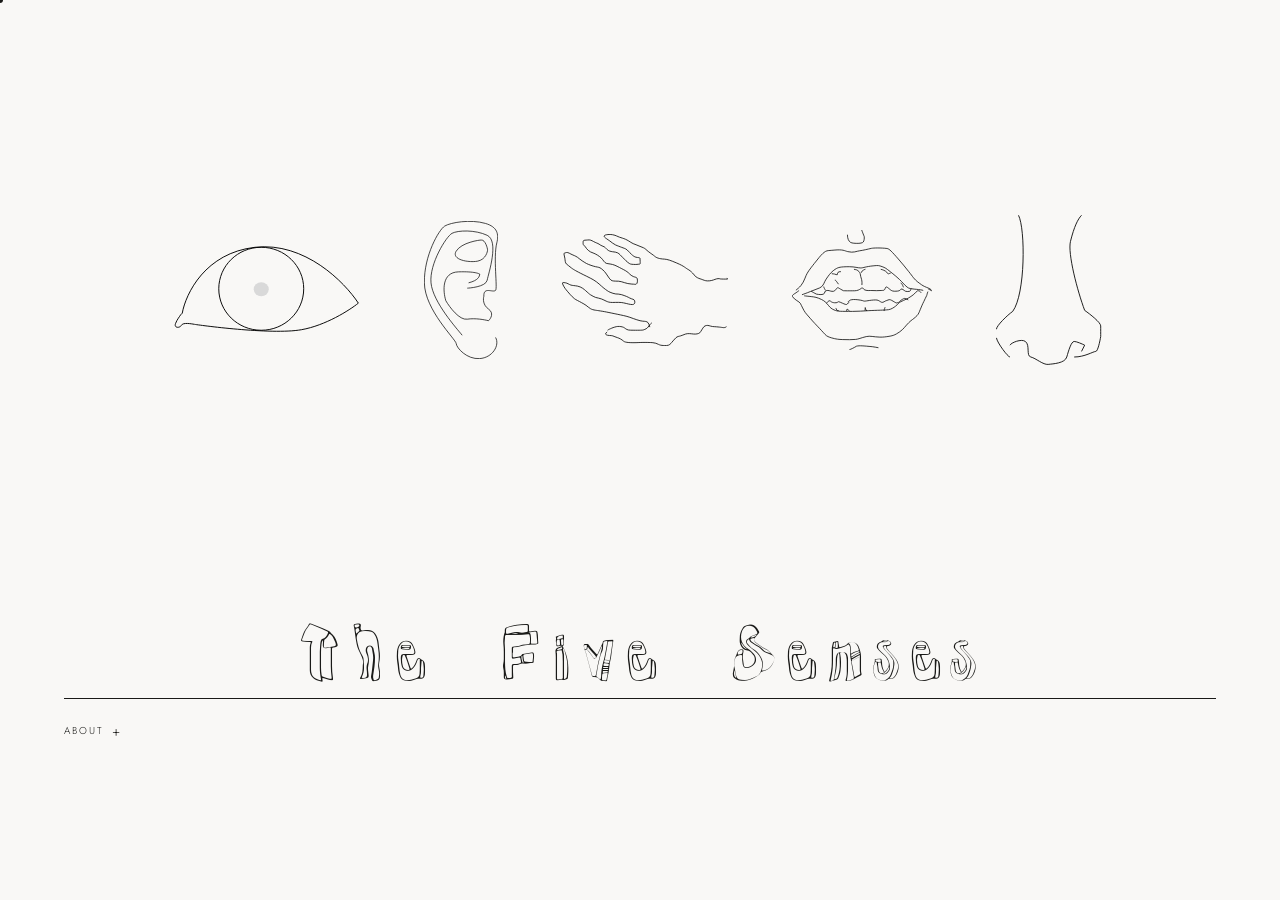
<file: index.html>
<!DOCTYPE html>
<html lang="en">
<head>
  <meta charset="UTF-8" />
  <meta name="viewport" content="width=device-width, initial-scale=1.0" />
  <title>The Five Senses</title>
  <link rel="stylesheet" href="homepage.css">
  <link href="https://fonts.googleapis.com/css2?family=Rock+3D&display=swap" rel="stylesheet">
</head>
<body>

  <div class="cursor-dot" id="cursorDot"></div>

  <div id="home" class="page">
    
    <div class="senses-row">
      <a class="sense-link" data-sense="eye" data-label="Sight" href="eye.html">
        <img src="picture/eye.svg" alt="Eye">
      </a>
      <a class="sense-link" data-sense="ear" data-label="Hearing" href="ear.html">
        <img src="picture/ear.svg" alt="Ear">
      </a>
      <a class="sense-link" data-sense="hand" data-label="Touch" href="hand.html">
        <img src="picture/hand.svg" alt="Hand">
      </a>
      <a class="sense-link" data-sense="mouth" data-label="Taste" href="mouth.html">
        <img src="picture/mouth.svg" alt="Mouth">
      </a>
      <a class="sense-link" data-sense="nose" data-label="Smell" href="nose.html">
        <img src="picture/nose.svg" alt="Nose">
      </a>
    </div>

    <div class="bottom">
      <div class="title-block">
        <h1 class="main-title">The Five Senses</h1>
      </div>

      <details class="about">
        <summary>ABOUT <span class="toggle-icon">+</span></summary>
        <div class="about-body">
          <p>This project presents 25 interactive “details” elements that explore the five senses. <br>Each instance invites users to engage with sight, sound, touch, taste, or smell.</p>
        </div>
      </details>
    </div>

  </div>

  <script>
    const dot = document.getElementById('cursorDot');
    window.addEventListener('mousemove', e => {
      dot.style.left = e.clientX + 'px';
      dot.style.top  = e.clientY + 'px';
    });
    document.querySelectorAll('a, summary').forEach(el => {
      el.addEventListener('mouseenter', () => document.body.classList.add('hovering'));
      el.addEventListener('mouseleave', () => document.body.classList.remove('hovering'));
    });
  </script>

</body>
</html>
</file>
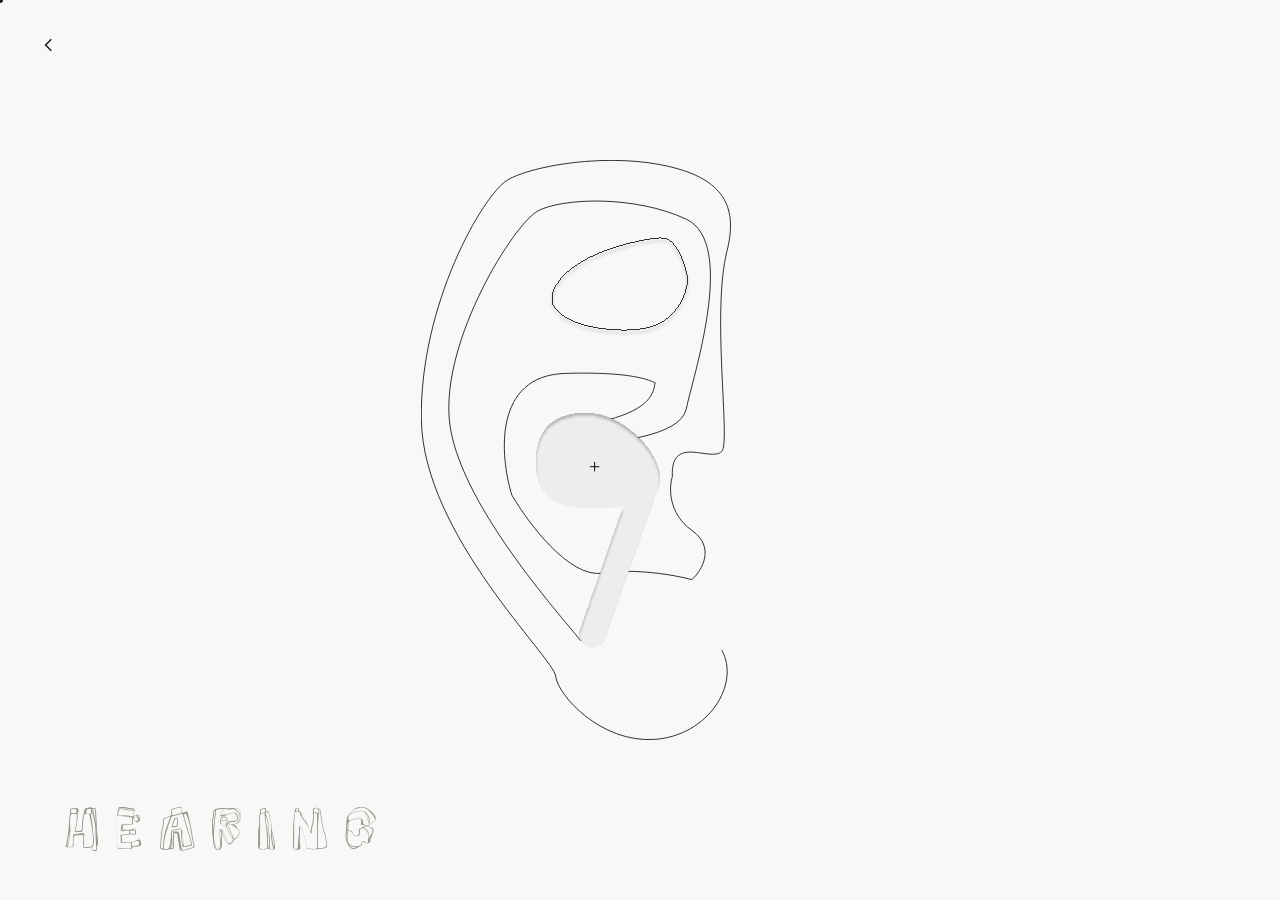
<file: ear.html>
<!DOCTYPE html>
<html lang="en">
<head>
  <meta charset="UTF-8"/>
  <meta name="viewport" content="width=device-width, initial-scale=1.0"/>
  <title>Hearing — The Five Senses</title>
  <link href="https://fonts.googleapis.com/css2?family=Rock+3D&family=Cormorant+Garamond:ital,wght@0,300;0,400;1,300&family=Jost:wght@200;300;400&display=swap" rel="stylesheet">
  <link rel="stylesheet" href="ear.css">
</head>
<body>

<div id="cursor"></div>

<a class="back" href="index.html">
  <svg viewBox="0 0 14 14" fill="none" stroke="currentColor" stroke-width="1.3">
    <path d="M9 2L4 7l5 5"/>
  </svg>
</a>

<div id="stage">
  <div id="ear-wrap">
    <img src="picture/Bigear.svg" alt="Ear">
  </div>
  <div id="earbud-wrap">
    <img src="picture/earbud.svg" alt="Earbud">
  </div>
  <button id="pupil-btn" onclick="toggleMainEar()">
    <span id="pupil-sign">+</span>
  </button>
</div>

<div class="elem" id="e0">
  <img src="picture/ear1.svg">
  <button class="detail-btn" onclick="toggleDetail(0)">▶</button>
  <audio class="detail-audio" src="audio/audio1.mp3" loop></audio>
</div>

<div class="elem" id="e1">
  <img src="picture/ear2.svg">
  <button class="detail-btn" onclick="toggleDetail(1)">▶</button>
  <audio class="detail-audio" src="audio/audio2.mp3" loop></audio>
</div>

<div class="elem" id="e2">
  <img src="picture/ear3.svg">
  <button class="detail-btn" onclick="toggleDetail(2)">▶</button>
  <audio class="detail-audio" src="audio/audio3.mp3" loop></audio>
</div>

<div class="elem" id="e3">
  <img src="picture/ear4.svg">
  <button class="detail-btn" onclick="toggleDetail(3)">▶</button>
  <audio class="detail-audio" src="audio/audio4.mp3" loop></audio>
</div>

<div class="elem" id="e4">
  <img src="picture/ear5.svg">
  <button class="detail-btn" onclick="toggleDetail(4)">▶</button>
  <audio class="detail-audio" src="audio/audio5.mp3" loop></audio>
</div>

<div id="sense-label">Hearing</div>

<script src="ear.js"></script>
</body>
</html>
</file>
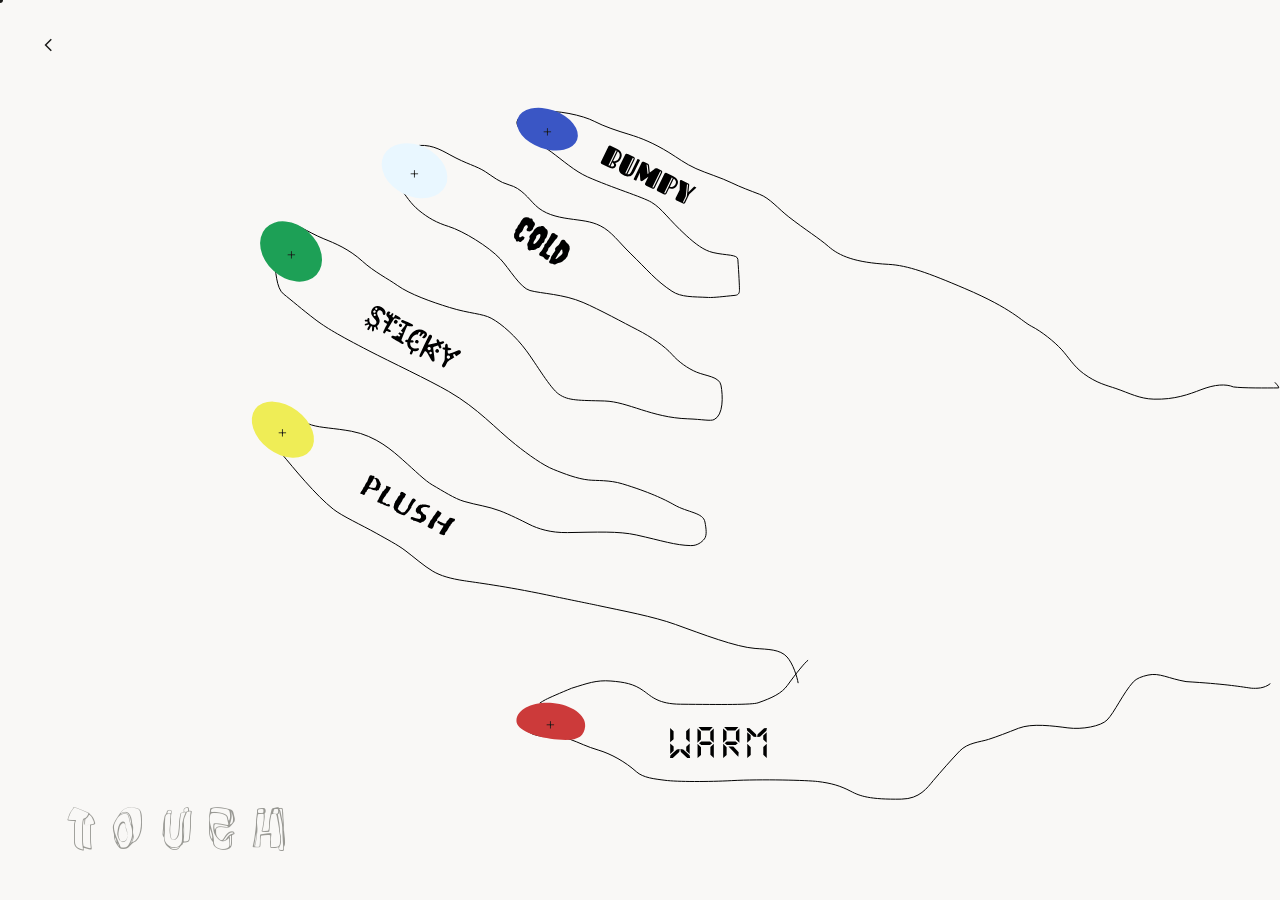
<file: hand.html>
<!DOCTYPE html>
<html lang="en">
<head>
  <meta charset="UTF-8"/>
  <meta name="viewport" content="width=devicsZe-width, initial-scale=1.0"/>
  <title>Touch — The Five Senses</title>
  <link href="https://fonts.googleapis.com/css2?family=Rock+3D&family=Cormorant+Garamond:ital,wght@0,300;0,400;1,300&family=Jost:wght@200;300;400&display=swap" rel="stylesheet">
  <link rel="stylesheet" href="hand.css">
</head>
<body>

  <div id="cursor"></div>

  <a class="back" href="index.html">
    <svg viewBox="0 0 14 14" fill="none" stroke="currentColor" stroke-width="1.3">
      <path d="M9 2L4 7l5 5"/>
    </svg>
  </a>

  <div id="hand-wrap">
    <img src="picture/Group_55.svg" alt="Hand">
  </div>

  
  <img class="finger-word" id="word0" src="picture/BUMPY.svg"  alt="BUMPY">
  <img class="finger-word" id="word1" src="picture/Cold.svg"   alt="Cold">
  <img class="finger-word" id="word2" src="picture/Sticky.svg" alt="Sticky">
  <img class="finger-word" id="word3" src="picture/PLUSH.svg"  alt="Plush">
  <img class="finger-word" id="word4" src="picture/Warm.svg"   alt="Warm">

 
  <button class="nail-btn" id="nail0" onclick="toggleDetail(0)"><span class="nail-sign">+</span></button>
  <button class="nail-btn" id="nail1" onclick="toggleDetail(1)"><span class="nail-sign">+</span></button>
  <button class="nail-btn" id="nail2" onclick="toggleDetail(2)"><span class="nail-sign">+</span></button>
  <button class="nail-btn" id="nail3" onclick="toggleDetail(3)"><span class="nail-sign">+</span></button>
  <button class="nail-btn" id="nail4" onclick="toggleDetail(4)"><span class="nail-sign">+</span></button>

 
  <div class="text-box" id="box0">
    <div class="text-box-title">Bumpy</div>
    <div class="text-box-body">Bumpy surfaces poke beneath the skin like the ridges on a cobblestone path. Tiny raised bumps jab and wiggle unpredictably, making you slow down, step carefully, or run your fingers over them out of curiosity.</div>
  </div>
  <div class="text-box" id="box1">
    <div class="text-box-title">Cold</div>
    <div class="text-box-body">Cold sneaks in when your fingers dip into an ice-cold stream. A chill sharpens attention, stretches time, and makes every stone and leaf feel deliberate under your touch.</div>
  </div>
  <div class="text-box" id="box2">
    <div class="text-box-title">Sticky</div>
    <div class="text-box-body">Stickiness grabs your fingers like melted honey on a spoon. Skin resists being pulled away as moisture or resin clings, reminding you of the fuzzy line between yourself and whatever wants to hold on.
    </div>
  </div>
  <div class="text-box" id="box3">
    <div class="text-box-title">Plush</div>
    <div class="text-box-body">Plush surfaces give way like sinking your hands into a heap of soft fleece or a fluffy stuffed animal. Dense fibers cradle your fingers, spreading pressure evenly and inviting you to linger longer, luxuriating in the softness.</div>
  </div>
  <div class="text-box" id="box4">
    <div class="text-box-title">Warm</div>
    <div class="text-box-body">Warmth spreads when you bury your hand in a cat or dog’s fur. It feels alive, cozy, and undeniably close, a comforting touch you remember and never quite forget.</div>
  </div>

  <div id="sense-label">Touch</div>
  <script src="hand.js"></script>
</body>
</html>
</file>
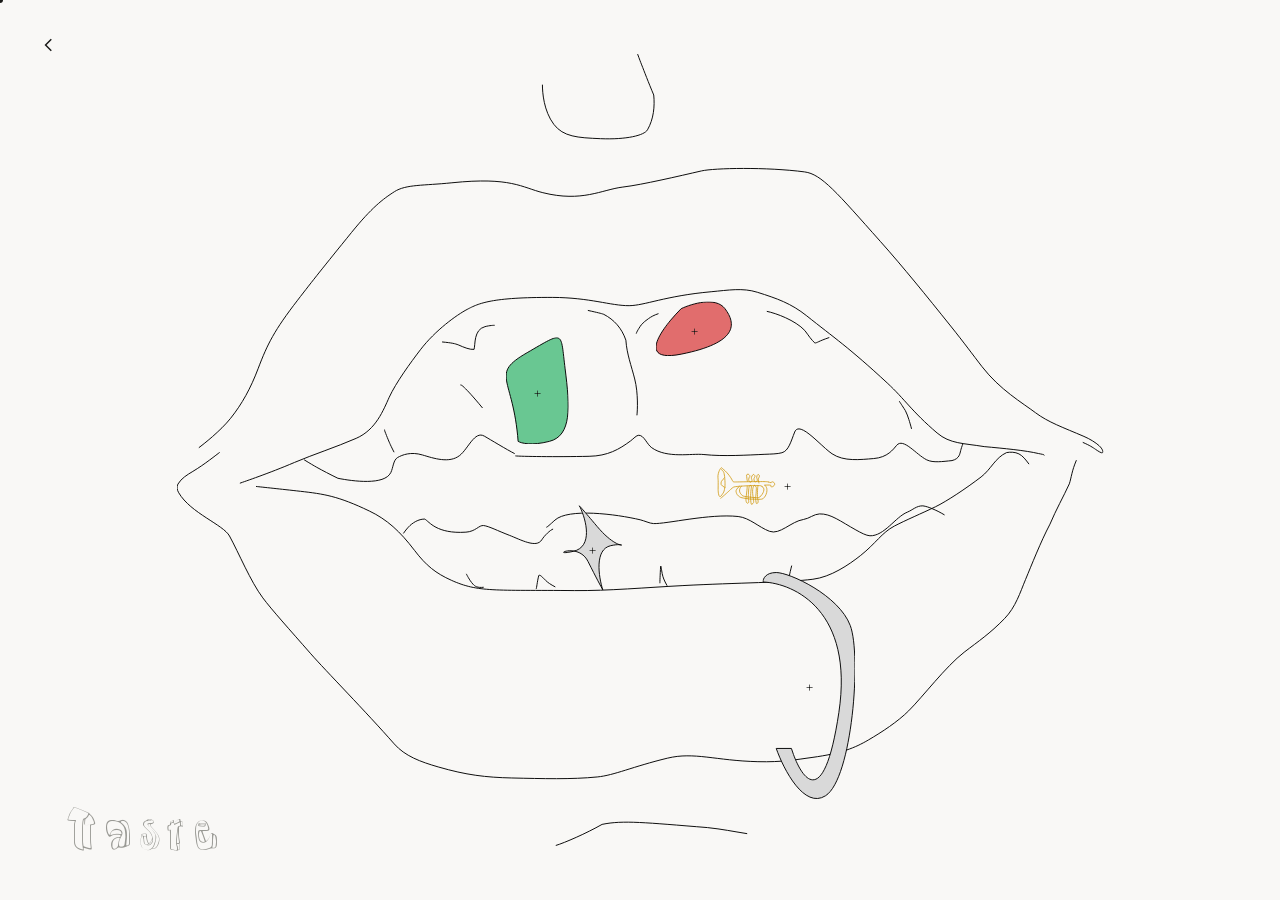
<file: mouth.html>
<!DOCTYPE html>
<html lang="en">
<head>
  <meta charset="UTF-8"/>
  <meta name="viewport" content="width=device-width, initial-scale=1.0"/>
  <title>Taste — The Five Senses</title>
  <link href="https://fonts.googleapis.com/css2?family=Rock+3D&family=Cormorant+Garamond:ital,wght@0,300;0,400;1,300&family=Jost:wght@200;300;400&display=swap" rel="stylesheet">
  <link rel="stylesheet" href="mouth.css">
</head>
<body>

  <div id="cursor"></div>

  <a class="back" href="index.html">
    <svg viewBox="0 0 14 14" fill="none" stroke="currentColor" stroke-width="1.3">
      <path d="M9 2L4 7l5 5"/>
    </svg>
  </a>

  <!-- Mouth illustration — centred -->
  <div id="mouth-wrap">
    <img src="picture/Bigmouth.svg" alt="Mouth">
  </div>

  <!-- ── Green blob → 8.jpg ── -->
  <button class="shape-btn" id="btn-green" onclick="toggleShape('green')">
    <img src="picture/green.svg" alt="">
    <span class="shape-sign">+</span>
  </button>
  <div class="photo-panel" id="panel-green">
    <img src="picture/8.jpg" alt="Taste">
  </div>

  <!-- ── Red blob → 7.jpg ── -->
  <button class="shape-btn" id="btn-red" onclick="toggleShape('red')">
    <img src="picture/red.svg" alt="">
    <span class="shape-sign">+</span>
  </button>
  <div class="photo-panel" id="panel-red">
    <img src="picture/7.jpg" alt="Taste">
  </div>

  <!-- ── Star → 6.jpg ── -->
  <button class="shape-btn" id="btn-star" onclick="toggleShape('star')">
    <img src="picture/star.svg" alt="">
    <span class="shape-sign">+</span>
  </button>
  <div class="photo-panel" id="panel-star">
    <img src="picture/6.jpg" alt="Taste">
  </div>

  <!-- ── Ring → text ── -->
  <button class="shape-btn" id="btn-ring" onclick="toggleShape('ring')">
    <img src="picture/ring.svg" alt="">
    <span class="shape-sign">+</span>
  </button>
  <div class="text-panel" id="panel-ring">
    <div class="text-panel-title">Lip Ring</div>
    <div class="text-panel-body">
      Click, clink, zing! A lip ring: tiny metal, big attitude, making your face go bling-blang every time you talk.
    </div>
  </div>

  <!-- ── 📢 Audio → talk.mp3 ── -->
  <button id="btn-audio" onclick="toggleAudio()">
    <img src="picture/Group_59.svg" class="audio-emoji" alt="">
    <span class="shape-sign">+</span>
  </button>
  <div class="audio-panel" id="panel-audio">
    <audio id="audio-el" src="audio/talk.mp3"></audio>
    <div class="audio-wave">
      <span></span><span></span><span></span><span></span><span></span>
    </div>
    <button class="audio-stop-btn" onclick="toggleAudio()">stop</button>
  </div>

  <!-- Page label -->
  <div id="sense-label">Taste</div>

  <script src="mouth.js"></script>
</body>
</html>
</file>
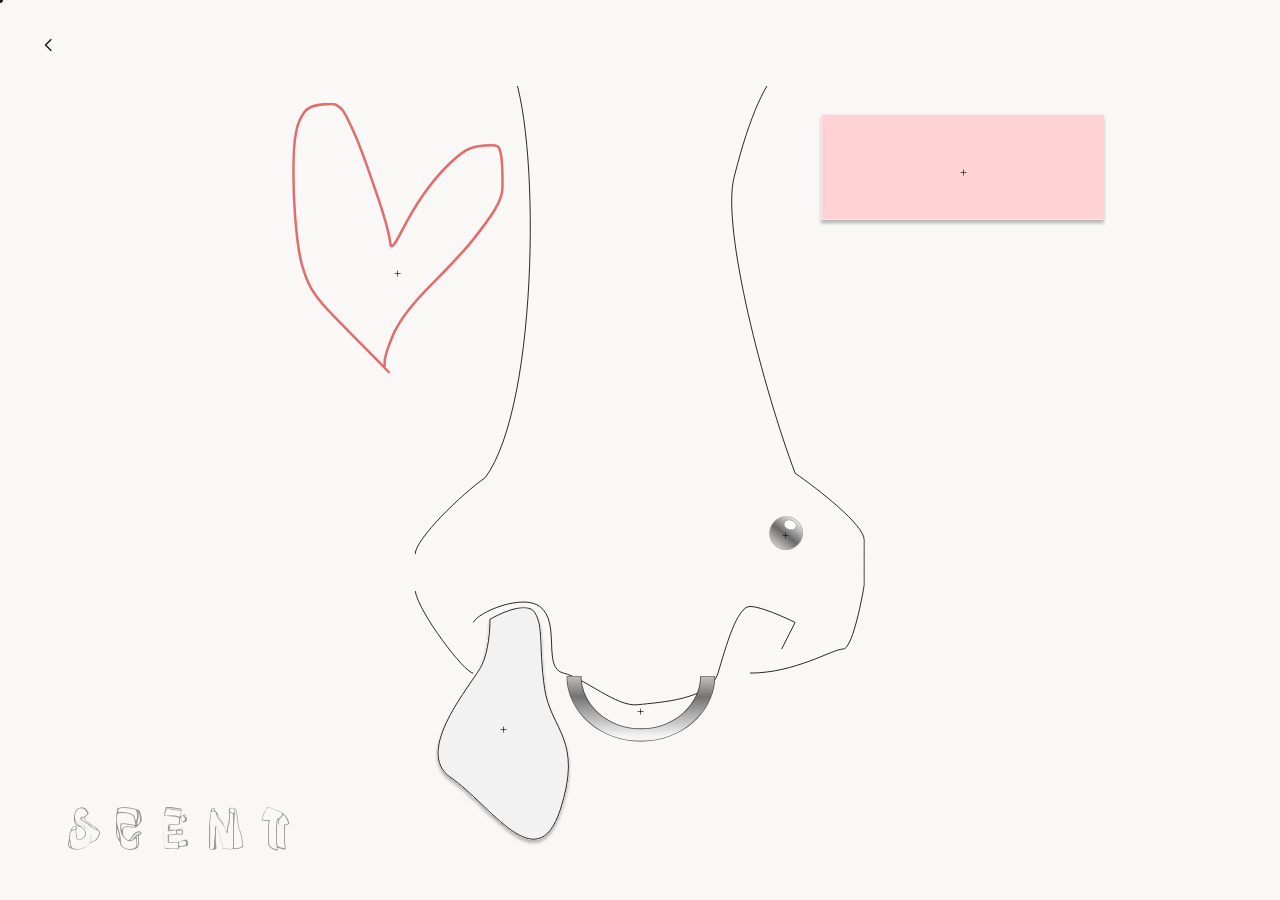
<file: nose.html>
<!DOCTYPE html>
<html lang="en">
<head>
  <meta charset="UTF-8"/>
  <meta name="viewport" content="width=device-width, initial-scale=1.0"/>
  <title>Scent — The Five Senses</title>
  <link href="https://fonts.googleapis.com/css2?family=Rock+3D&family=Cormorant+Garamond:ital,wght@0,300;0,400;1,300&family=Jost:wght@200;300;400&display=swap" rel="stylesheet">
  <link rel="stylesheet" href="nose.css">
</head>
<body>

  <div id="cursor"></div>

  <a class="back" href="index.html">
    <svg viewBox="0 0 14 14" fill="none" stroke="currentColor" stroke-width="1.3">
      <path d="M9 2L4 7l5 5"/>
    </svg>
  </a>

  <div id="nose-wrap">
    <img src="picture/bignose.svg" alt="Nose">
  </div>

  <!-- ── heart1 button — heart2 & heart3 appear below sequentially ── -->
  <button class="shape-btn" id="btn-heart" onclick="togglePanel('heart')">
    <img src="picture/heart1.svg" alt="">
    <span class="shape-sign">+</span>
  </button>
  <div id="heart-rain"></div>

  <!-- ── tissue → big 💧, click drop to trigger chain ── -->
  <button class="shape-btn" id="btn-tissue" onclick="togglePanel('tissue')">
    <img src="picture/tissue.svg" alt="">
    <span class="shape-sign">+</span>
  </button>
  <div id="panel-tissue">
    <!-- big single drop, click triggers chain -->
    <button id="big-drop" onclick="triggerDropChain()">💧</button>
    <div id="drop-chain"></div>
  </div>

  <!-- ── nosering → scent.jpg rounded ── -->
  <button class="shape-btn" id="btn-nosering" onclick="togglePanel('nosering')">
    <img src="picture/nosering.svg" alt="">
    <span class="shape-sign">+</span>
  </button>
  <div id="panel-nosering">
    <img src="picture/scent.jpg" alt="Scent">
  </div>

  <!-- ── stud → pill text box ── -->
  <button class="shape-btn" id="btn-stud" onclick="togglePanel('stud')">
    <img src="picture/stud.svg" alt="">
    <span class="shape-sign">+</span>
  </button>
  <div id="panel-stud">
    <div class="panel-title">Nose Stud</div>
    <div class="panel-body">
      A sharp tch and a little sour sting—ow—but honestly, it looks soooo cool it feels worth it.😎
    </div>
  </div>

  <!-- ── note → 3D sticky note ── -->
  <button class="shape-btn" id="btn-note" onclick="togglePanel('note')">
    <img src="picture/note.svg" alt="">
    <span class="shape-sign">+</span>
  </button>
  <div id="sticky-scene">
    <div id="sticky-note">
      <div class="sticky-face">
        <div class="sticky-label">Scent</div>
        <p class="sticky-body">
          Today I smelled:<br>
          coffee mmm,<br>
          rain on concrete psss,<br>
          someone’s perfume phew,<br>
          subway air whoosh,<br>
          fries why???,<br>
          and… something weird ???
</p>
      </div>
      <div class="sticky-corner"></div>
    </div>
  </div>

  <div id="sense-label">Scent</div>

  <div id="mobile-sticky">
    <div class="sticky-label">Scent</div>
    <p class="sticky-body">
      Today I smelled:<br>
      coffee mmm,<br>
      rain on concrete psss,<br>
      someone's perfume phew,<br>
      subway air whoosh,<br>
      fries why???,<br>
      and… something weird ???
    </p>
  </div>
  <script src="nose.js"></script>
</body>
</html>
</file>
<file: homepage.css>
@import url('https://fonts.googleapis.com/css2?family=Cormorant+Garamond:ital,wght@0,300;0,400;1,300&family=Jost:wght@200;300;400&display=swap');

*, *::before, *::after { box-sizing: border-box; margin: 0; padding: 0; }

:root {
  --bg: #f9f8f6;
  --ink: #1a1a18;
  --muted: #888884;
  --line: #d0ceca;
}

html, body {
  height: 100%;
  background: var(--bg);
  color: var(--ink);
  font-family: 'Jost', sans-serif;
}

.page {
  min-height: 100vh;
  display: grid;
  grid-template-rows: 1fr auto;
  padding: 0 5vw;
  padding-bottom: 10vh; 
}

.senses-row {
  display: flex;
  align-items: center;
  justify-content: center;
  gap: clamp(28px, 5vw, 72px);
  padding: clamp(24px, 4vh, 50px) 0 clamp(48px, 8vh, 98px);
  transform: translateX(-4px); 
}

.sense-link {
  display: flex;
  align-items: center;
  justify-content: center;
  text-decoration: none;
  cursor: pointer;
  position: relative;
}

.sense-link img {
  display: block;
  width: auto;
  transition: transform 0.45s cubic-bezier(0.16, 1, 0.3, 1);
}

.sense-link[data-sense="eye"] img   { height: 100px; }
.sense-link[data-sense="ear"] img   { height: 138px; }
.sense-link[data-sense="hand"] img  { height: 112px; }
.sense-link[data-sense="mouth"] img { height: 120px; }
.sense-link[data-sense="nose"] img  { height: 150px; }

.sense-link:hover img {
  transform: scale(1.12) translateY(-4px);
}

.sense-link::after {
  content: attr(data-label);
  position: absolute;
  bottom: -22px;
  left: 50%;
  transform: translateX(-50%);
  font-size: 9px;
  letter-spacing: 0.18em;
  text-transform: uppercase;
  color: var(--muted);
  opacity: 0;
  transition: opacity 0.25s;
  white-space: nowrap;
  font-weight: 300;
}

.sense-link:hover::after { 
  opacity: 1; 
}

.bottom {
  padding-bottom: clamp(48px, 8vh, 96px);
}

.title-block {
  text-align: center;
  border-bottom: 0.5px solid var(--ink);
  padding-bottom: 18px;
  margin-bottom: 24px;
}

.main-title {
  font-family: "Rock 3D", system-ui;
  font-weight: 400;
  font-style: normal;
  font-size: clamp(32px, 5vw, 80px);
  line-height: 1;
  letter-spacing: -0.01em;
  white-space: nowrap;
  margin: 0;
}

details.about summary {
  list-style: none;
  display: flex;
  align-items: center;
  gap: 8px;
  font-size: 10px;
  letter-spacing: 0.2em;
  text-transform: uppercase;
  font-weight: 300;
  cursor: pointer;
  user-select: none;
  color: var(--ink);
  width: fit-content;
}

details.about summary::-webkit-details-marker { 
  display: none; 
}

.toggle-icon {
  font-size: 14px;
  line-height: 1;
  transition: transform 0.3s ease;
  display: inline-block;
  font-style: normal;
}

details.about[open] .toggle-icon {
  transform: rotate(45deg);
}

.about-body {
  max-width: 520px;
  margin-top: 14px;
  font-size: 12.5px;
  line-height: 1.75;
  font-weight: 300;
  color: var(--muted);
  overflow: hidden;
  max-height: 0;
  transition: max-height 0.4s ease;
}

details.about[open] .about-body {
  max-height: 200px;
}

.cursor-dot {
  width: 6px; height: 6px;
  border-radius: 50%;
  background: var(--ink);
  position: fixed;
  top: 0; left: 0;
  pointer-events: none;
  transform: translate(-50%, -50%);
  transition: width 0.3s ease, height 0.3s ease, background 0.3s ease;
  z-index: 9999;
  mix-blend-mode: multiply;
}

body.hovering .cursor-dot {
  width: 36px; height: 36px;
  background: rgba(26,26,24,0.07);
}

/* ── Mobile ── */
@media (max-width: 600px) {
  html, body { cursor: auto; }
  .cursor-dot { display: none; }

  .page {
    padding: 0 6vw;
    padding-bottom: 8vh;
    min-height: 100svh;
  }

  .senses-row {
    gap: clamp(16px, 4vw, 28px);
    flex-wrap: nowrap;
    padding: clamp(16px, 3vh, 30px) 0 clamp(24px, 5vh, 48px);
  }

  /* 所有图标统一缩小 */
  .sense-link[data-sense="eye"]   img { height: 52px; }
  .sense-link[data-sense="ear"]   img { height: 72px; }
  .sense-link[data-sense="hand"]  img { height: 58px; }
  .sense-link[data-sense="mouth"] img { height: 62px; }
  .sense-link[data-sense="nose"]  img { height: 78px; }

  /* 标签常显，不依赖hover */
  .sense-link::after {
    opacity: 0.6;
    font-size: 8px;
    bottom: -18px;
  }

  .main-title {
    font-size: clamp(22px, 8vw, 40px);
    white-space: normal;
    text-align: center;
  }

  .title-block { padding-bottom: 14px; margin-bottom: 18px; }

  .about-body { font-size: 12px; }
}
</file>
<file: ear.css>
*, *::before, *::after { box-sizing: border-box; margin: 0; padding: 0; }
:root { --bg: #f9f8f6; --ink: #1a1a18; --muted: #999994; }

html, body {
  width: 100%; height: 100%; background: var(--bg);
  font-family: 'Jost', sans-serif; overflow: hidden; cursor: none;
}

#cursor {
  position: fixed; width: 6px; height: 6px; border-radius: 50%;
  background: var(--ink); pointer-events: none; transform: translate(-50%,-50%);
  transition: width .3s, height .3s, background .3s; z-index: 9999; mix-blend-mode: multiply;
}
body.hovering #cursor { width: 36px; height: 36px; background: rgba(26,26,24,0.07); }

.back {
  position: fixed; top: 30px; left: 34px; z-index: 200;
  text-decoration: none; display: flex; align-items: center; justify-content: center;
  width: 30px; height: 30px; color: var(--ink); opacity: 1;
}
.back svg { width: 16px; height: 16px; }
.back:hover { opacity: .45; }

#stage { position: relative; width: 100vw; height: 100vh; z-index: 10; }

#ear-wrap {
  position: fixed; left: 45%; top: 50%; 
  transform: translate(-50%, -50%);
  height: min(70vh, 580px); width: auto;
  max-width: 90vw;
  z-index: 11;
}
#ear-wrap img { height: 100%; width: auto; display: block; }

#earbud-wrap { position: fixed; pointer-events: none; z-index: 90; }
#earbud-wrap img { width: 100%; height: 100%; display: block; }

#pupil-btn {
  position: fixed; background: none; border: none; z-index: 100; cursor: none;
  padding: 20px; transform: translate(-50%, -50%);
  display: flex; align-items: center; justify-content: center;
}
#pupil-sign {
  font-size: 28px; font-weight: 200; color: var(--ink);
  font-family: 'Cormorant Garamond', serif; transition: transform .35s ease;
}
body.open #pupil-sign { transform: rotate(45deg); }

.elem {
  position: fixed; pointer-events: none; opacity: 0; z-index: 500;
  transform-origin: center center; transform: translate(0,0) scale(0);
  overflow: visible; /* 确保三角形不被裁切 */
}
.elem img { width: 100%; height: 100%; display: block; }

#e1 { z-index: 510; }

.detail-btn {
  position: absolute; top: 50%; right: -60px; /* 增加距离 */
  transform: translateY(-50%); background: none; border: none;
  color: var(--ink); font-size: 24px; cursor: none;
  z-index: 999; padding: 20px; opacity: 0; pointer-events: none;
  text-shadow: 0 0 5px rgba(255,255,255,0.8); /* 增加识辨度 */
  transition: transform 0.4s ease, opacity 0.3s ease;
}

.elem.playing .detail-btn { transform: translateY(-50%) rotate(90deg); color: #888; }

#sense-label {
  position: fixed; bottom: 40px; left: 5vw;
  font-family: 'Rock 3D', cursive; font-size: clamp(22px, 6vw, 48px);
  letter-spacing: 0.15em; text-transform: uppercase; color: var(--muted);
  opacity: 1; pointer-events: none;
}

/* ── Mobile ── */
@media (max-width: 600px) {
  html, body { cursor: auto; }
  #cursor { display: none; }
  .back { top: 18px; left: 18px; }

  #ear-wrap {
    left: 50%; top: 44%;
    height: min(46vh, 300px);
    max-width: 75vw;
  }

  .detail-btn {
    top: 50%;
    right: -40px;
    left: auto; bottom: auto;
    transform: translateY(-50%);
    font-size: 22px;
    padding: 14px;
    opacity: 1 !important;
    pointer-events: auto !important;
  }
  .elem.playing .detail-btn {
    transform: translateY(-50%) rotate(90deg);
  }

  #sense-label { bottom: 20px; left: 16px; font-size: clamp(18px, 7vw, 28px); }
}
</file>
<file: hand.css>
*, *::before, *::after { box-sizing: border-box; margin: 0; padding: 0; }
:root { --bg: #f9f8f6; --ink: #1a1a18; --muted: #999994; }

html, body {
  width: 100%; height: 100%;
  background: var(--bg);
  font-family: 'Jost', sans-serif;
  overflow: hidden; cursor: none;
}

/* Cursor */
#cursor {
  position: fixed; width: 6px; height: 6px; border-radius: 50%;
  background: var(--ink); pointer-events: none;
  transform: translate(-50%,-50%);
  transition: width .3s, height .3s, background .3s;
  z-index: 9999; mix-blend-mode: multiply;
}
body.hovering #cursor { width: 36px; height: 36px; background: rgba(26,24,24,0.07); }

/* Back */
.back {
  position: fixed; top: 30px; left: 34px; z-index: 200;
  text-decoration: none; display: flex; align-items: center;
  justify-content: center; width: 30px; height: 30px; color: var(--ink);
}
.back svg { width: 16px; height: 16px; }
.back:hover { opacity: .45; }

/* Hand image — right-anchored, full height */
#hand-wrap {
  position: fixed; right: 0; top: 50%;
  transform: translateY(-50%);
  height: min(92vh, 700px); width: auto; z-index: 10;
}
#hand-wrap img { height: 100%; width: auto; display: block; }

/* Word SVG images — positioned by JS, fade out on open */
.finger-word {
  position: fixed;
  pointer-events: none;
  display: block;
  z-index: 20;
  opacity: 1;
  transition: opacity .3s ease;
  /* width/height set by JS to match SVG natural size × SCALE */
}
.finger-word.hidden { opacity: 0; pointer-events: none; }

/* ── Persistent finger-word animations ── */

/* word0 BUMPY — constant jitter/shake */
#word0 {
  animation: word-bumpy 0.45s ease-in-out infinite alternate;
  transform-origin: center bottom;
}
@keyframes word-bumpy {
  0%   { transform: translateX(0)    translateY(0)   rotate(-2deg) scale(1); }
  25%  { transform: translateX(-3px) translateY(-4px) rotate(1.5deg) scale(1.03); }
  50%  { transform: translateX(4px)  translateY(2px)  rotate(-3deg) scale(0.97); }
  75%  { transform: translateX(-2px) translateY(3px)  rotate(2deg)  scale(1.02); }
  100% { transform: translateX(3px)  translateY(-2px) rotate(-1.5deg) scale(1); }
}

/* word1 COLD — slow freeze pulse: icy blue tint + slight shiver */
#word1 {
  animation: word-cold 3s ease-in-out infinite;
  transform-origin: center center;
}
@keyframes word-cold {
  0%   { filter: hue-rotate(0deg) brightness(1)    saturate(1);   transform: scaleX(1)    scaleY(1); }
  20%  { filter: hue-rotate(20deg) brightness(1.15) saturate(1.4); transform: scaleX(1.03) scaleY(0.97); }
  40%  { filter: hue-rotate(40deg) brightness(0.9)  saturate(1.8); transform: scaleX(0.96) scaleY(1.04); }
  55%  { filter: hue-rotate(30deg) brightness(1.2)  saturate(2);   transform: scaleX(1.01) scaleY(0.99) translateX(-2px); }
  70%  { filter: hue-rotate(20deg) brightness(1.1)  saturate(1.5); transform: scaleX(1)    scaleY(1)    translateX(2px); }
  100% { filter: hue-rotate(0deg) brightness(1)    saturate(1);   transform: scaleX(1)    scaleY(1); }
}

/* word2 STICKY — slow elastic stretch: oozes and clings */
#word2 {
  animation: word-sticky 2.2s cubic-bezier(.16,1,.3,1) infinite;
  transform-origin: center bottom;
}
@keyframes word-sticky {
  0%   { transform: scaleX(1)    scaleY(1)    translateY(0); }
  18%  { transform: scaleX(1.18) scaleY(0.82) translateY(3px); }
  36%  { transform: scaleX(0.88) scaleY(1.22) translateY(-5px); }
  54%  { transform: scaleX(1.12) scaleY(0.9)  translateY(2px); }
  72%  { transform: scaleX(0.95) scaleY(1.08) translateY(-2px); }
  88%  { transform: scaleX(1.04) scaleY(0.97) translateY(1px); }
  100% { transform: scaleX(1)    scaleY(1)    translateY(0); }
}

/* word3 PLUSH — gentle bounce puff */
#word3 {
  animation: word-plush 2.8s ease-in-out infinite;
  transform-origin: center center;
}
@keyframes word-plush {
  0%   { transform: scale(1)    translateY(0);   filter: blur(0px); }
  30%  { transform: scale(1.12) translateY(-4px); filter: blur(0.3px); }
  55%  { transform: scale(0.94) translateY(3px);  filter: blur(0px); }
  75%  { transform: scale(1.06) translateY(-2px); }
  100% { transform: scale(1)    translateY(0);   filter: blur(0px); }
}

/* word4 WARM — slow amber glow pulse + drift */
#word4 {
  animation: word-warm 2.5s ease-in-out infinite;
  transform-origin: center center;
}
@keyframes word-warm {
  0%   { filter: brightness(1)    saturate(1)    hue-rotate(0deg);   transform: scale(1) rotate(-1deg); }
  30%  { filter: brightness(1.25) saturate(1.6)  hue-rotate(-15deg); transform: scale(1.07) rotate(0.5deg); }
  60%  { filter: brightness(1.1)  saturate(1.3)  hue-rotate(-8deg);  transform: scale(1.02) rotate(-0.5deg); }
  100% { filter: brightness(1)    saturate(1)    hue-rotate(0deg);   transform: scale(1) rotate(-1deg); }
}

/* Nail buttons */
.nail-btn {
  position: fixed; background: none; border: none;
  cursor: none; z-index: 30;
  display: flex; align-items: center; justify-content: center;
  padding: 0; transform: translate(-50%,-50%);
}
.nail-sign {
  font-size: 22px; font-weight: 300; color: var(--ink);
  font-family: 'Cormorant Garamond', serif;
  user-select: none; line-height: 1; pointer-events: none;
  transition: transform .35s ease;
}
.nail-btn.open .nail-sign { transform: rotate(45deg); }

/* Text boxes */
.text-box {
  position: fixed; z-index: 50;
  background: #fff; border: 1px solid var(--ink);
  padding: 22px 24px; width: 300px;
  opacity: 0; pointer-events: none;
  transform: scale(0.88) translateY(6px);
  transform-origin: top right;
  transition: opacity .35s cubic-bezier(.16,1,.3,1),
              transform .4s  cubic-bezier(.16,1,.3,1);
}
.text-box.open { opacity: 1; pointer-events: auto; transform: scale(1) translateY(0); }
.text-box-title {
  font-family: 'Rock 3D', cursive; font-size: 15px;
  letter-spacing: .15em; text-transform: uppercase;
  color: var(--ink); margin-bottom: 12px;
}
.text-box-body { font-size: 13px; line-height: 1.8; font-weight: 300; color: #555; }

/* Page label */
#sense-label {
  position: fixed; bottom: 40px; left: 5vw;
  font-family: 'Rock 3D', cursive; font-size: 48px;
  letter-spacing: 0.15em; text-transform: uppercase;
  color: var(--muted); pointer-events: none;
}

/* ── Per-box unique open effects ── */

/* box0 BUMPY — violent shake */
#box0.open .text-box-title {
  animation: bumpy .6s cubic-bezier(.16,1,.3,1) forwards;
}
@keyframes bumpy {
  0%   { transform: translateX(0) translateY(0) rotate(0deg); }
  10%  { transform: translateX(-10px) translateY(-6px) rotate(-3deg); }
  20%  { transform: translateX(10px)  translateY(6px)  rotate(3deg); }
  30%  { transform: translateX(-9px)  translateY(-4px) rotate(-2deg); }
  40%  { transform: translateX(9px)   translateY(4px)  rotate(2deg); }
  55%  { transform: translateX(-5px)  translateY(-2px); }
  70%  { transform: translateX(4px)   translateY(2px); }
  85%  { transform: translateX(-2px); }
  100% { transform: translateX(0) translateY(0) rotate(0deg); }
}

/* box1 COLD — freeze: wide spacing + blue → snap back */
#box1.open .text-box-title {
  animation: cold 1s ease forwards;
}
@keyframes cold {
  0%   { color: #b8e4f5; letter-spacing: .8em; opacity: 0; transform: scaleY(0.7); }
  40%  { color: #6ab8d8; letter-spacing: .35em; opacity: 1; transform: scaleY(1.05); }
  100% { color: var(--ink); letter-spacing: .15em; opacity: 1; transform: scaleY(1); }
}

/* box2 STICKY — extreme stretch + snap */
#box2.open .text-box-title {
  animation: sticky .7s cubic-bezier(.16,1,.3,1) forwards;
}
@keyframes sticky {
  0%   { transform: scaleX(1)    scaleY(1);    opacity: 0.5; }
  20%  { transform: scaleX(1.5)  scaleY(0.55); opacity: 1; }
  45%  { transform: scaleX(0.8)  scaleY(1.4);  }
  65%  { transform: scaleX(1.15) scaleY(0.88); }
  82%  { transform: scaleX(0.97) scaleY(1.05); }
  100% { transform: scaleX(1)    scaleY(1); }
}

/* box3 PLUSH — big puff inflate */
#box3.open .text-box-title {
  animation: plush .9s cubic-bezier(.16,1,.3,1) forwards;
}
@keyframes plush {
  0%   { transform: scale(0.4);  opacity: 0; letter-spacing: 0em; filter: blur(6px); }
  50%  { transform: scale(1.22); opacity: 1; letter-spacing: .22em; filter: blur(0); }
  75%  { transform: scale(0.96); letter-spacing: .13em; }
  100% { transform: scale(1);    opacity: 1; letter-spacing: .15em; }
}

/* box4 WARM — bright amber glow pulse */
#box4.open .text-box-title {
  animation: warm 1s ease forwards;
}
@keyframes warm {
  0%   { color: #ff9030; text-shadow: 0 0 24px rgba(255,140,40,1), 0 0 48px rgba(255,100,0,0.6); transform: scale(1.15); }
  50%  { color: #d06020; text-shadow: 0 0 10px rgba(220,100,30,0.5); transform: scale(1.04); }
  100% { color: var(--ink); text-shadow: none; transform: scale(1); }
}

/* ── Mobile ── */
@media (max-width: 768px) {
  .back { top: 18px; left: 18px; }

  /* 手图缩小，右对齐，给左侧留出文字空间 */
  #hand-wrap {
    height: min(45vh, 300px);
    top: 38%;
  }

  /* 文字框：小屏固定在底部，横向铺满 */
  .text-box {
    position: fixed !important;
    left: 0 !important;
    right: 0 !important;
    bottom: 0 !important;
    top: auto !important;
    width: 100% !important;
    max-height: 45vh;
    overflow-y: auto;
    border-left: none;
    border-right: none;
    border-bottom: none;
    border-radius: 16px 16px 0 0;
    padding: 20px 20px 32px;
    transform: scale(1) translateY(100%) !important;
    transform-origin: bottom center !important;
    transition: opacity .35s cubic-bezier(.16,1,.3,1),
                transform .4s  cubic-bezier(.16,1,.3,1) !important;
  }
  .text-box.open {
    transform: scale(1) translateY(0) !important;
  }

  .text-box-title { font-size: 14px; margin-bottom: 10px; }
  .text-box-body  { font-size: 12px; line-height: 1.75; }

  /* word SVG 隐藏在手机上（太小看不清） */
  .finger-word { display: none; }

  /* 指甲按钮放大，更容易点击 */
  .nail-btn { padding: 10px; }
  .nail-sign { font-size: 22px; }

  #sense-label {
    font-size: clamp(20px, 7vw, 36px);
    bottom: 16px;
    left: 16px;
  }
}
</file>
<file: mouth.css>
*, *::before, *::after { box-sizing: border-box; margin: 0; padding: 0; }
:root { --bg: #f9f8f6; --ink: #1a1a18; --muted: #999994; }

html, body {
  width: 100%; height: 100%;
  background: var(--bg);
  font-family: 'Jost', sans-serif;
  overflow: hidden; cursor: none;
}

#cursor {
  position: fixed; width: 6px; height: 6px; border-radius: 50%;
  background: var(--ink); pointer-events: none;
  transform: translate(-50%, -50%);
  transition: width .3s, height .3s, background .3s;
  z-index: 9999; mix-blend-mode: multiply;
}
body.hovering #cursor { width: 36px; height: 36px; background: rgba(26,24,24,0.07); }

.back {
  position: fixed; top: 30px; left: 34px; z-index: 200;
  text-decoration: none; display: flex; align-items: center;
  justify-content: center; width: 30px; height: 30px; color: var(--ink);
}
.back svg { width: 16px; height: 16px; }

#mouth-wrap {
  position: fixed;
  left: 50%; top: 50%;
  transform: translate(-50%, -50%);
  height: min(88vh, 834px);
  width: auto; z-index: 10;
}
#mouth-wrap img { height: 100%; width: auto; display: block; }

.shape-btn {
  position: fixed;
  background: none; border: none;
  cursor: none; z-index: 30; padding: 0;
  transform: translate(-50%, -50%);
  display: flex; align-items: center; justify-content: center;
}
.shape-btn img {
  display: block;
  transition: transform .3s ease;
}
.shape-btn:hover img { transform: scale(1.08); }

.shape-sign {
  position: absolute;
  font-size: 18px; font-weight: 200; color: var(--ink);
  font-family: 'Cormorant Garamond', serif;
  pointer-events: none;
  transition: transform .35s ease;
}
.shape-btn.open .shape-sign { transform: rotate(45deg); }

.photo-panel {
  position: fixed; z-index: 50;
  opacity: 0; pointer-events: none;
  transform: scale(0.9);
  transition: all .4s cubic-bezier(.16,1,.3,1);
  background: #fff;
  padding: 12px;
  border: 1px solid var(--ink);
  box-shadow: 0 20px 50px rgba(0,0,0,0.1);
}
.photo-panel.open {
  opacity: 1; pointer-events: auto;
  transform: scale(1);
}
.photo-panel img {
  display: block; width: 100%; height: auto;
  object-fit: contain;
}

.text-panel {
  position: fixed; z-index: 50;
  background: #fff;
  border: 1px solid var(--ink);
  padding: 30px;
  opacity: 0; pointer-events: none;
  transform: scale(0.88);
  transition: all .4s cubic-bezier(.16,1,.3,1);
  box-shadow: 0 20px 50px rgba(0,0,0,0.08);
}
.text-panel.open {
  opacity: 1; pointer-events: auto;
  transform: scale(1);
}
.text-panel-title {
  font-family: 'Rock 3D', cursive; font-size: 14px;
  letter-spacing: .15em; text-transform: uppercase;
  margin-bottom: 12px;
}
.text-panel-body {
  font-size: 13px; line-height: 1.8;
  font-weight: 300; color: #555;
}

#sense-label {
  position: fixed; bottom: 40px; left: 5vw;
  font-family: 'Rock 3D', cursive; font-size: 48px;
  color: var(--muted); pointer-events: none;
}

#btn-audio {
  position: fixed; z-index: 30;
  background: none; border: none; cursor: none;
  display: flex; align-items: center; gap: 7px;
  transform: translate(-50%, -50%);
}

.audio-panel {
  position: fixed; z-index: 50;
  display: flex; align-items: center; gap: 10px;
  background: #fff; border: 1px solid var(--ink);
  padding: 10px 16px;
  opacity: 0; pointer-events: none;
  transition: opacity .35s ease;
}
.audio-panel.open { opacity: 1; pointer-events: auto; }

.audio-wave { display: flex; align-items: center; gap: 2px; height: 18px; }
.audio-wave span {
  display: block; width: 2px; border-radius: 1px;
  background: var(--ink);
  animation: wave 0.8s ease-in-out infinite alternate;
}
.audio-wave span:nth-child(1) { height: 6px;  animation-delay: 0s; }
.audio-wave span:nth-child(2) { height: 12px; animation-delay: .1s; }
.audio-wave span:nth-child(3) { height: 18px; animation-delay: .2s; }

@keyframes wave {
  from { transform: scaleY(0.4); }
  to   { transform: scaleY(1); }
}

.audio-stop-btn {
  font-size: 11px; font-family: 'Jost', sans-serif;
  color: var(--muted); cursor: none;
  background: none; border: none;
}

/* ── Cursor hover ── */
body.hovering #cursor { width: 36px; height: 36px; background: rgba(26,24,24,0.07); }

/* ── Audio emoji: keep 40px, + sits to the right ── */
#btn-audio {
  position: fixed; z-index: 30;
  background: none; border: none; cursor: none;
  display: flex; align-items: center; gap: 6px;
  transform: translate(-50%, -50%);
}
.audio-emoji {
  width: 72px; height: 72px;
  pointer-events: none;
}
/* + on audio btn, positioned to the right, rotates to × on open */
#btn-audio .shape-sign {
  position: relative;   /* override absolute so it flows after emoji */
  font-size: 18px; font-weight: 200; color: var(--ink);
  font-family: 'Cormorant Garamond', serif;
  pointer-events: none;
  transition: transform .35s ease;
}
#btn-audio.open .shape-sign {
  transform: rotate(45deg);
}

/* ── Mobile ── */
@media (max-width: 768px) {
  html, body { cursor: auto; }
  #cursor { display: none; }
  .back { top: 18px; left: 18px; }

  #mouth-wrap {
    height: min(52vh, 380px);
    top: 38%;
  }

  /* 所有 panel 变成底部抽屉 */
  .photo-panel,
  .text-panel {
    position: fixed !important;
    left: 0 !important; right: 0 !important;
    bottom: 0 !important; top: auto !important;
    width: 100% !important;
    max-height: 50vh;
    overflow-y: auto;
    border-left: none; border-right: none; border-bottom: none;
    border-radius: 16px 16px 0 0;
    padding: 20px 20px 36px;
    transform: translateY(100%) !important;
    transform-origin: bottom center !important;
    transition: opacity .4s cubic-bezier(.16,1,.3,1),
                transform .4s cubic-bezier(.16,1,.3,1) !important;
    box-shadow: 0 -8px 40px rgba(0,0,0,0.12) !important;
  }
  .photo-panel.open,
  .text-panel.open {
    transform: translateY(0) !important;
  }
  .photo-panel img { max-height: 36vh; object-fit: contain; }

  .text-panel-title { font-size: 13px; }
  .text-panel-body  { font-size: 12px; }

  /* audio panel 也底部 */
  .audio-panel {
    position: fixed !important;
    left: 0 !important; right: 0 !important;
    bottom: 0 !important; top: auto !important;
    width: 100% !important;
    border-left: none; border-right: none; border-bottom: none;
    border-radius: 16px 16px 0 0;
    padding: 20px 24px 36px;
    justify-content: center;
    transform: translateY(100%);
    transition: opacity .35s ease, transform .4s cubic-bezier(.16,1,.3,1) !important;
    box-shadow: 0 -8px 40px rgba(0,0,0,0.1) !important;
  }
  .audio-panel.open {
    transform: translateY(0) !important;
  }

  .audio-emoji { width: 52px; height: 52px; }

  #sense-label {
    font-size: clamp(20px, 7vw, 36px);
    bottom: 16px; left: 16px;
  }
}
</file>
<file: nose.css>
*, *::before, *::after { box-sizing: border-box; margin: 0; padding: 0; }
:root { --bg: #f9f8f6; --ink: #1a1a18; --muted: #999994; }

html, body {
  width: 100%; height: 100%;
  background: var(--bg);
  font-family: 'Jost', sans-serif;
  overflow: hidden; cursor: none;
}

/* ── Cursor ── */
#cursor {
  position: fixed; width: 6px; height: 6px; border-radius: 50%;
  background: var(--ink); pointer-events: none;
  transform: translate(-50%, -50%);
  transition: width .3s, height .3s, background .3s;
  z-index: 9999; mix-blend-mode: multiply;
}
body.hovering #cursor { width: 36px; height: 36px; background: rgba(26,24,24,0.07); }

/* ── Back ── */
.back {
  position: fixed; top: 30px; left: 34px; z-index: 200;
  text-decoration: none; display: flex; align-items: center;
  justify-content: center; width: 30px; height: 30px; color: var(--ink);
}
.back svg { width: 16px; height: 16px; }
.back:hover { opacity: .45; }

/* ── Nose SVG ── */
#nose-wrap {
  position: fixed;
  left: 50%; top: 44%;
  transform: translate(-50%, -50%);
  height: min(76vh, 620px);
  width: auto; z-index: 10;
}
#nose-wrap img { height: 100%; width: auto; display: block; }

/* ── Shape buttons ── */
.shape-btn {
  position: fixed;
  background: none; border: none;
  cursor: none; z-index: 30; padding: 0;
  transform: translate(-50%, -50%);
  display: flex; align-items: center; justify-content: center;
}
.shape-btn img { display: block; transition: transform .3s ease; }
.shape-btn:hover img { transform: scale(1.06); }

.shape-sign {
  position: absolute;
  font-size: 18px; font-weight: 200; color: var(--ink);
  font-family: 'Cormorant Garamond', serif;
  pointer-events: none;
  transition: transform .35s ease;
}
.shape-btn.open .shape-sign { transform: rotate(45deg); }

/* ── Heart sequential animation ── */
/* heart2 and heart3 are fixed-positioned imgs that slide in */
.heart-seq {
  position: fixed;
  z-index: 50;
  display: block;
  opacity: 0;
  transform: translateY(-20px) scale(0.85);
  transition: opacity .35s cubic-bezier(.16,1,.3,1),
              transform .4s cubic-bezier(.16,1,.3,1);
  pointer-events: none;
}
.heart-seq.heart-visible {
  opacity: 1;
  transform: translateY(0) scale(1);
}

/* ── Tissue panel ── */
#panel-tissue {
  position: fixed; z-index: 50;
  display: flex; flex-direction: column; align-items: center;
  gap: 0;
  opacity: 0; pointer-events: none;
  transform: scale(0.85) translateY(8px);
  transition: opacity .35s cubic-bezier(.16,1,.3,1),
              transform .4s cubic-bezier(.16,1,.3,1);
}
#panel-tissue.open {
  opacity: 1; pointer-events: auto;
  transform: scale(1) translateY(0);
}

/* Big drop button */
#big-drop {
  font-size: 72px; line-height: 1;
  background: none; border: none; cursor: none;
  display: block;
  transition: transform .2s ease;
  filter: drop-shadow(0 4px 12px rgba(0,0,0,0.15));
}
#big-drop:hover { transform: scale(1.1); }

/* Drop chain — drops fall one by one */
#drop-chain {
  display: flex; flex-direction: column; align-items: center;
  gap: 2px; margin-top: 4px;
}
#drop-chain.dropping span {
  display: block; font-size: 22px; line-height: 1;
  opacity: 0;
  animation: dropFall .6s ease forwards;
}
@keyframes dropFall {
  0%   { opacity: 0; transform: translateY(-20px); }
  40%  { opacity: 1; transform: translateY(0); }
  100% { opacity: 0.7; transform: translateY(8px); }
}

/* ── Nosering panel ── */
#panel-nosering {
  position: fixed; z-index: 50;
  opacity: 0; pointer-events: none;
  transform: scale(0.9);
  transform-origin: left center;
  transition: opacity .4s cubic-bezier(.16,1,.3,1),
              transform .4s cubic-bezier(.16,1,.3,1);
  background: #fff;
  padding: 12px;
  border: 1px solid var(--ink);
  box-shadow: 0 20px 50px rgba(0,0,0,0.1);
  aspect-ratio: 1 / 1;
  overflow: hidden;
}
#panel-nosering.open { opacity: 1; pointer-events: auto; transform: scale(1); }
#panel-nosering img { display: block; width: 100%; height: 100%; object-fit: cover; }

/* ── Stud panel — pill shape ── */
#panel-stud {
  position: fixed; z-index: 50;
  background: #fff;
  border: 1px solid var(--ink);
  border-radius: 999px;
  padding: 24px 32px;
  width: 260px;
  opacity: 0; pointer-events: none;
  transform: scale(0.88);
  transform-origin: top left;
  transition: opacity .4s cubic-bezier(.16,1,.3,1),
              transform .4s cubic-bezier(.16,1,.3,1);
  box-shadow: 0 20px 50px rgba(0,0,0,0.08);
}
#panel-stud.open { opacity: 1; pointer-events: auto; transform: scale(1); }
#panel-stud .panel-title {
  font-family: 'Rock 3D', cursive; font-size: 12px;
  letter-spacing: .15em; text-transform: uppercase;
  color: var(--ink); margin-bottom: 8px;
}
#panel-stud .panel-body {
  font-size: 11px; line-height: 1.8;
  font-weight: 300; color: #555;
}

/* ── Note panel — note1.svg as background, text on top ── */
#panel-note {
  position: fixed; z-index: 50;
  opacity: 0; pointer-events: none;
  transform: scale(0.9);
  transform-origin: top right;
  transition: opacity .4s cubic-bezier(.16,1,.3,1),
              transform .4s cubic-bezier(.16,1,.3,1);
}
#panel-note.open { opacity: 1; pointer-events: auto; transform: scale(1); }

/* note-inner: SVG as background image layer, text overlaid */
.note-inner {
  position: relative;
  display: inline-block;
}
.note-inner img {
  display: block;
  width: 100%;
}
.note-text {
  position: absolute;
  top: 50%; left: 50%;
  transform: translate(-50%, -50%);
  width: 75%;
  font-size: 11px; line-height: 1.75;
  font-weight: 300; color: #333;
  text-align: center;
}

/* ── Page label ── */
#sense-label {
  position: fixed; bottom: 40px; left: 5vw;
  font-family: 'Rock 3D', cursive; font-size: 48px;
  letter-spacing: 0.15em; text-transform: uppercase;
  color: var(--muted); pointer-events: none;
}

/* ── Heart rain ── */
#heart-rain { position: fixed; inset: 0; pointer-events: none; z-index: 60; }

@keyframes heartFall {
  0%   { transform: translateY(0)   rotate(0deg)   scale(1); opacity: 1; }
  80%  { opacity: 1; }
  100% { transform: translateY(110vh) rotate(360deg) scale(0.6); opacity: 0; }
}

/* ── 3D Sticky Note ── */
#sticky-scene {
  position: fixed;
  perspective: 800px;
  pointer-events: none;
  z-index: 50;
  width: 0; height: 0;   /* positioned by JS */
}

#sticky-note {
  width: 240px; height: 240px;
  position: absolute;
  transform-style: preserve-3d;
  cursor: grab;
  pointer-events: none;
  user-select: none;
  opacity: 0;
  transition: opacity .3s ease;
}
#sticky-note.visible { opacity: 1; pointer-events: auto; }
#sticky-note:active  { cursor: grabbing; }

.sticky-face {
  width: 100%; height: 100%;
  position: absolute;
  background: #fce8e8;
  border-radius: 3px 3px 3px 18px;
  border: 0.5px solid #e8b4b4;
  box-shadow: 3px 5px 16px rgba(0,0,0,0.13),
              inset 0 -2px 0 rgba(0,0,0,0.04);
  padding: 22px 20px;
  backface-visibility: hidden;
}
.sticky-label {
  font-family: 'Rock 3D', cursive;
  font-size: 10px; letter-spacing: .12em;
  text-transform: uppercase; color: #c07070;
  margin-bottom: 12px;
}
.sticky-body {
  font-size: 11px; line-height: 1.8;
  font-weight: 300; color: #444; margin: 0;
}
.sticky-corner {
  position: absolute; bottom: 0; right: 0;
  width: 20px; height: 20px;
  background: #f0c0c0;
  clip-path: polygon(100% 0, 100% 100%, 0 100%);
  border-radius: 0 0 0 3px;
}



#btn-heart .shape-sign { top: 58%; }

/* ── Mobile ── */
#mobile-sticky { display: none; }

@media (max-width: 768px) {
  html, body { cursor: auto; }
  #cursor { display: none; }
  .back { top: 18px; left: 18px; }

  #nose-wrap {
    height: min(52vh, 380px);
    top: 38%;
  }

  /* panel → 底部抽屉 */
  #panel-nosering,
  #panel-stud,
  #panel-tissue {
    position: fixed !important;
    left: 0 !important; right: 0 !important;
    bottom: 0 !important; top: auto !important;
    width: 100% !important; max-height: 50vh;
    overflow-y: auto;
    border-radius: 16px 16px 0 0 !important;
    border-left: none; border-right: none; border-bottom: none;
    padding: 20px 20px 36px;
    transform: translateY(100%) !important;
    transform-origin: bottom center !important;
    transition: opacity .4s cubic-bezier(.16,1,.3,1),
                transform .4s cubic-bezier(.16,1,.3,1) !important;
    box-shadow: 0 -8px 40px rgba(0,0,0,0.1) !important;
  }
  #panel-nosering.open,
  #panel-stud.open,
  #panel-tissue.open { transform: translateY(0) !important; }

  #panel-nosering img { width: 100%; height: auto !important; object-fit: contain !important; }
  #panel-stud { border-radius: 16px 16px 0 0 !important; }
  #panel-tissue { align-items: center; justify-content: center; padding-top: 28px; }
  #big-drop { font-size: 56px; }

  /* sticky note → 轻量底部抽屉 */
  #sticky-scene { display: none !important; }
  #mobile-sticky {
    display: block;
    position: fixed;
    left: 0; right: 0; bottom: 0;
    width: 100%;
    background: #fce8e8;
    border-radius: 16px 16px 0 0;
    border-top: 0.5px solid #e8b4b4;
    padding: 20px 20px 36px;
    box-shadow: 0 -8px 40px rgba(0,0,0,0.1);
    z-index: 50;
    opacity: 0; pointer-events: none;
    transform: translateY(100%);
    transition: opacity .4s cubic-bezier(.16,1,.3,1),
                transform .4s cubic-bezier(.16,1,.3,1);
  }
  #mobile-sticky.open { opacity: 1; pointer-events: auto; transform: translateY(0); }
  #mobile-sticky .sticky-label {
    font-family: 'Rock 3D', cursive;
    font-size: 10px; letter-spacing: .12em;
    text-transform: uppercase; color: #c07070; margin-bottom: 10px;
  }
  #mobile-sticky .sticky-body {
    font-size: 12px; line-height: 1.8; font-weight: 300; color: #444;
  }

  #sense-label { font-size: clamp(20px, 7vw, 36px); bottom: 16px; left: 16px; }
}
</file>
